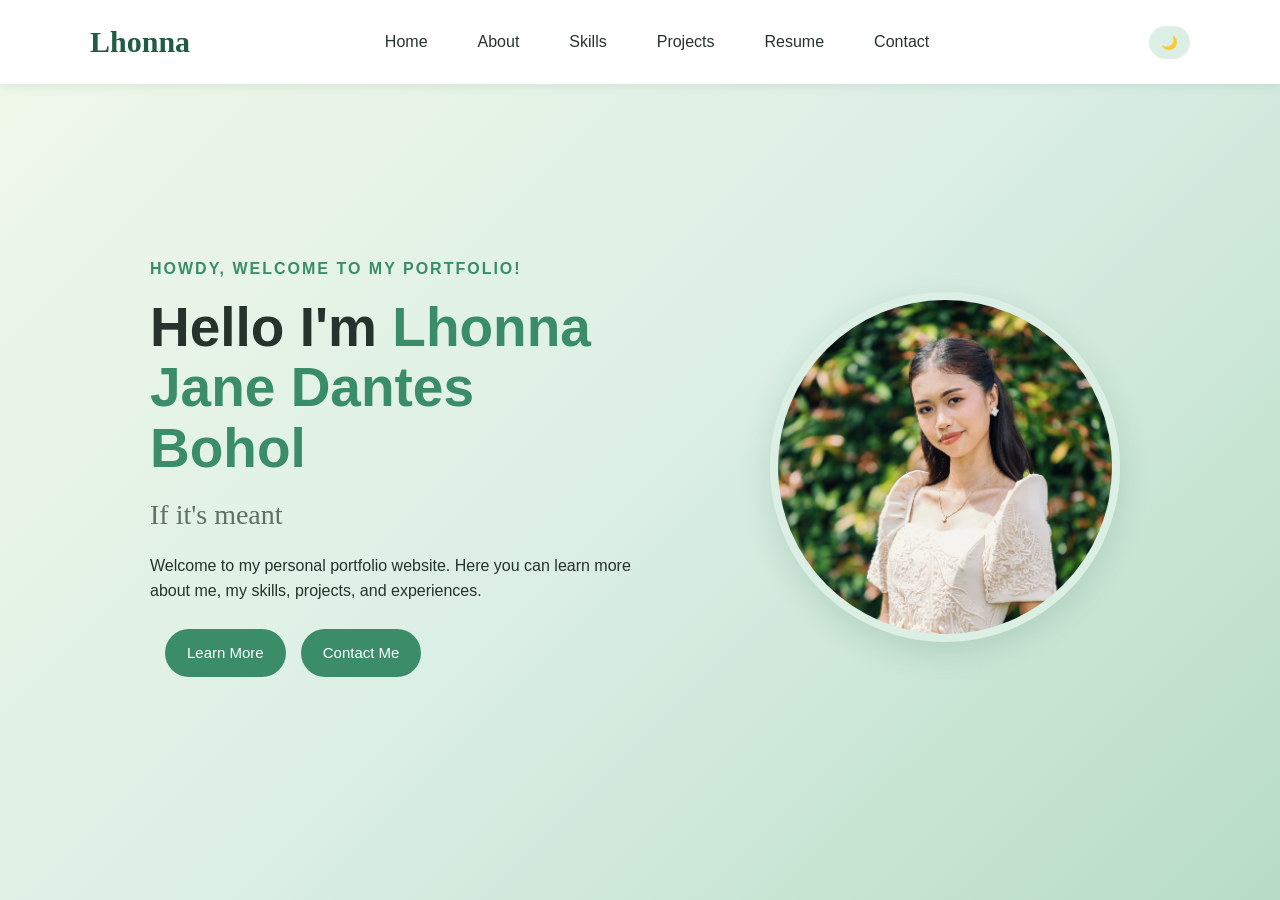
<file: index.html>
<!DOCTYPE html>
<html lang="en">
<head>
	<meta charset="UTF-8">
	<meta name="viewport" content="width=device-width, initial-scale=1.0">
	<title>Lhonna's Personal Portfolio</title>
	<link rel="stylesheet" href="style.css">
</head>
<body>
	<header>
		<nav class="navbar">
			<a href="index.html" class="logo">Lhonna</a>
			<button class="menu-btn" id="menuBtn" aria-label="Open Navigation">☰</button>
			<ul class="nav-links" id="navLinks">
				<li><a href="index.html">Home<a/></li>
				<li><a href="about.html">About<a/></li>
				<li><a href="skills.html">Skills<a/></li>
				<li><a href="projects.html">Projects<a/></li>
				<li><a href="resume.html">Resume<a/></li>
				<li><a href="contact.html">Contact<a/></li>
			</ul>
			<button id="themeBtn" class="theme-btn">🌙</button>
		</nav>
	</header>
	<main> 
		<section class="hero">

		<div class="hero-text">
			<p class="small-title">HOWDY, WELCOME TO MY PORTFOLIO!</p>

			<h1>  Hello I'm
				<span>Lhonna Jane Dantes Bohol</span>
			</h1>

			<h2 id="typingText"></h2>
			<p>
				Welcome to my personal portfolio website. Here you can learn more about me, my skills, projects, and experiences.
			</p>
		    <div class="hero-buttons">
			   <a href="about.html" class="btn">Learn More</a>
			   <a href="contact.html" class="btn">Contact Me</a>
		    </div>
		</div>

		<div class="hero-image">
			<img src="profile.jpg.webp" alt="Profile Photo">
		</div>
	</section>

</main>
<script src="script.js"></script>
</body>
</html>
</file>
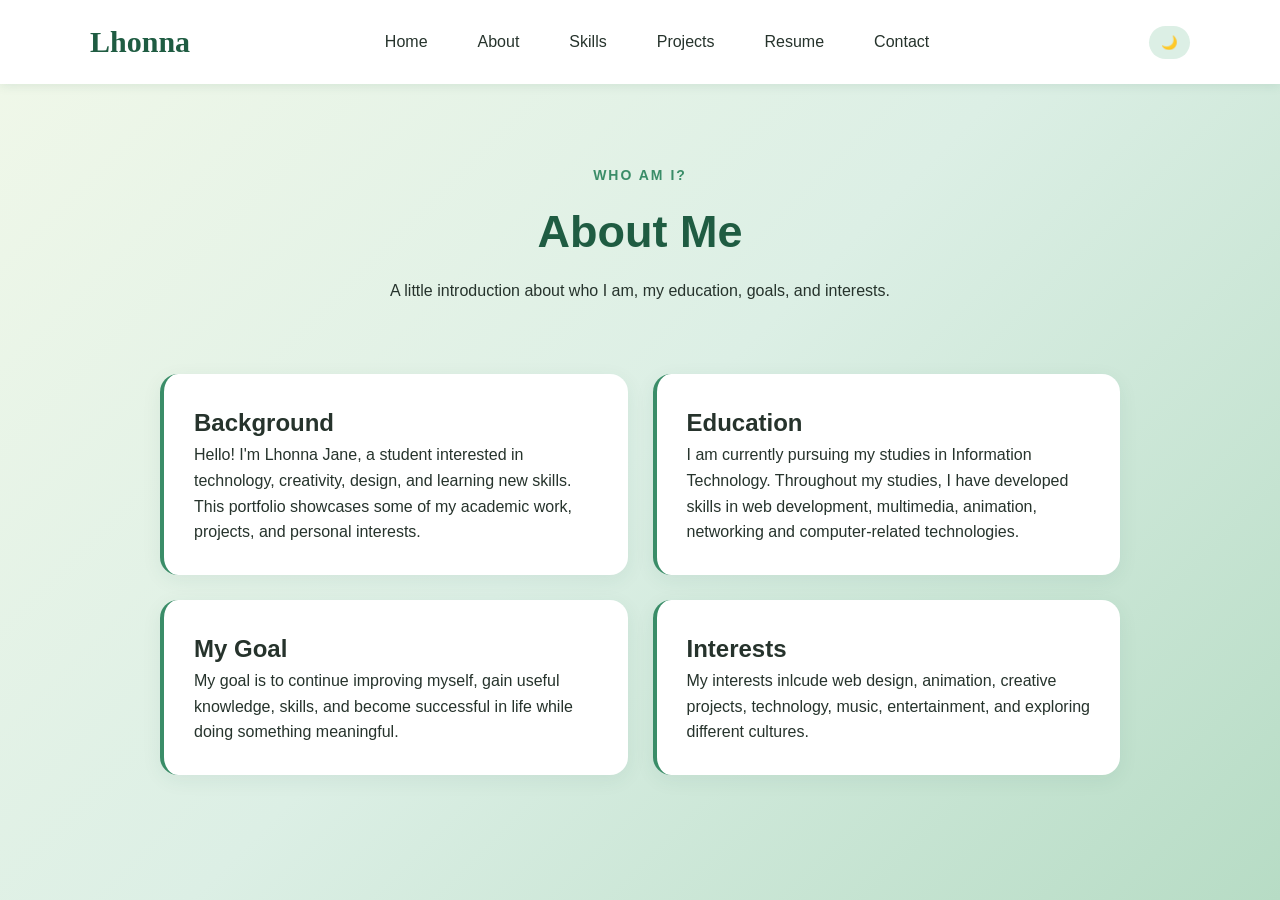
<file: about.html>
<!DOCTYPE html>
<html lang="en">
<head>
	<meta charset="UTF-8">
	<meta name="viewport" content="width=device-width, initial-scale=1.0">
	<title>About Me</title>
	<link rel="stylesheet"href="style.css">
</head>
<body>
	<header>
		<nav class="navbar">
			<a href="index.html" class="logo">Lhonna</a>
			<button class="menu-btn" id="menuBtn">☰</button>
			<ul class="nav-links" id="navLinks">
				<li><a href="index.html">Home<a/></li>
				<li><a href="about.html">About<a/></li>
				<li><a href="skills.html">Skills<a/></li>
				<li><a href="projects.html">Projects<a/></li>
				<li><a href="resume.html">Resume<a/></li>
				<li><a href="contact.html">Contact<a/></li>
			</ul>
			<button id="themeBtn" class="theme-btn">🌙</button>
		</nav>
	</header>
	<main>
	<section class="page-header">
		<p>WHO AM I?</p>
		<h1>About Me</h1>
		<p>
			A little introduction about who I am, my education, goals, and interests.
		</p>
	</section>

	<section class="content-section">
		<div class="about-card">
			<h2>Background</h2>
			<p>Hello! I'm Lhonna Jane, a student interested in technology, creativity, design, and learning new skills. This portfolio showcases some of my academic work, projects, and personal interests.</p>
		</div>
		<div class="about-card">
			<h2>Education</h2>
			<p>I am  currently pursuing my studies in Information Technology. Throughout my studies, I have developed skills in web development, multimedia, animation, networking and computer-related technologies.</p>
		</div>
		<div class="about-card">
			<h2>My Goal</h2>
			<p>My goal is to continue improving myself, gain useful knowledge, skills, and become successful in life while doing something meaningful.</p>
		</div>
		<div class="about-card">
			<h2>Interests</h2>
			<p>My interests inlcude web design, animation, creative projects, technology, music, entertainment, and exploring different cultures.</p>
		</div>
	</section>
</main>
<script src="script.js"></script>
</body>
</html>
</file>
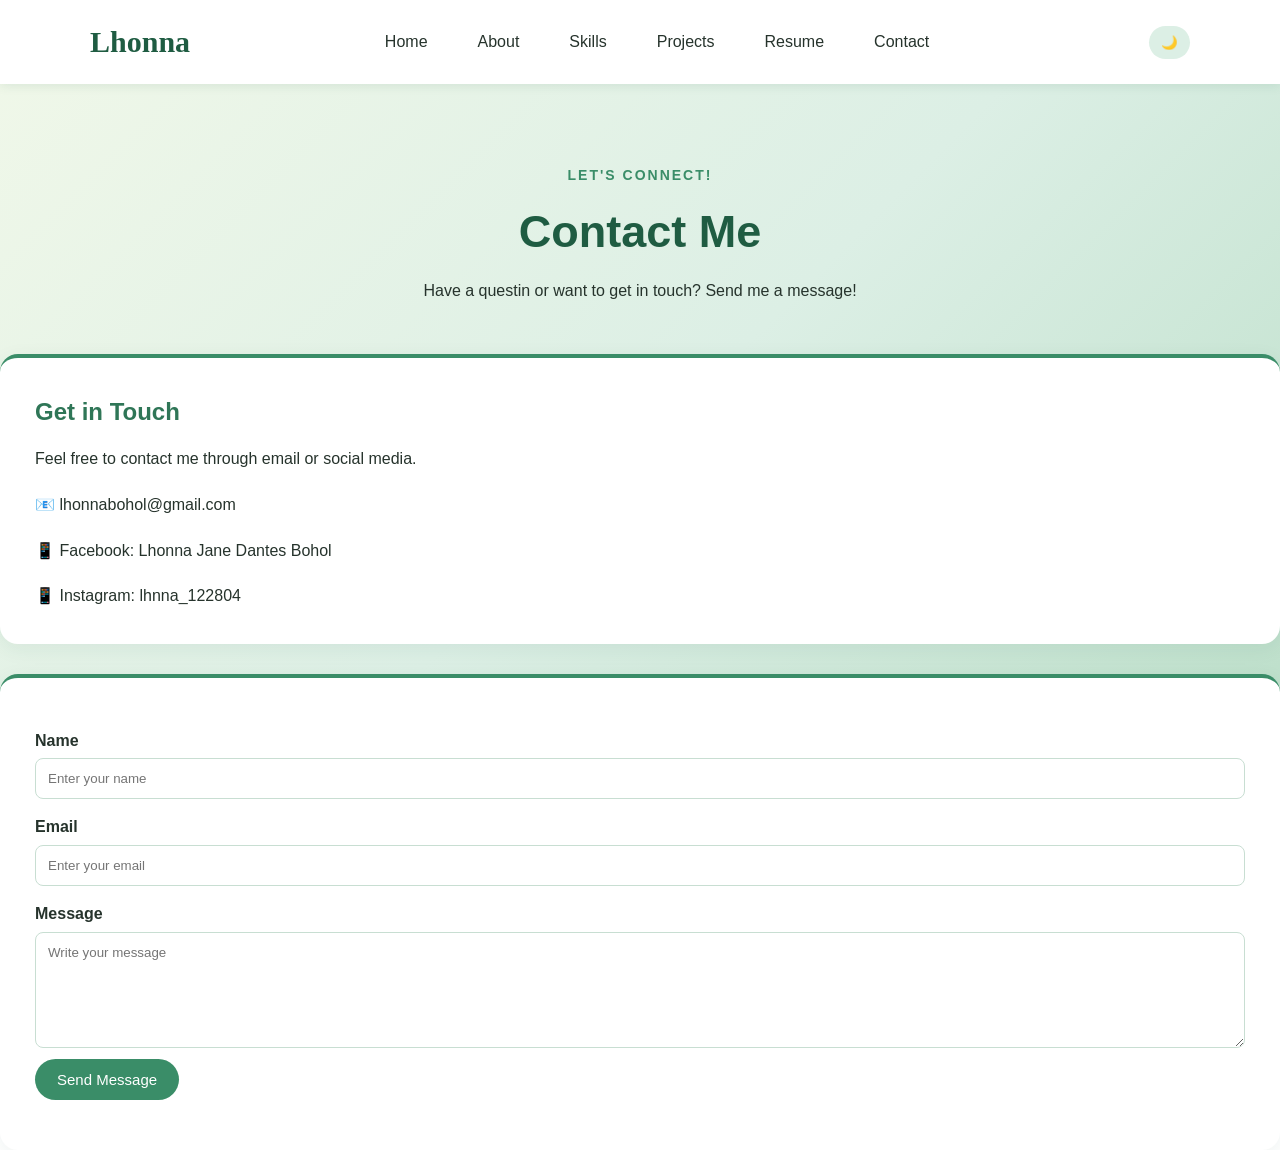
<file: contact.html>
<!DOCTYPE html>
<html lang="en">
<head>
	<meta charset="UTF-8">
	<meta name="viewport" content="width=device-width, initial-scale=1.0">
	<title>Contact Me</title>
	<link rel="stylesheet" href="style.css">
</head>
<body>
	<header>
		<nav class="navbar">
			<a href="index.html" class="logo">Lhonna</a>
			<button class="menu-btn" id="menuBtn">☰</button>
			<ul class="nav-links" id="navLinks">
				<li><a href="index.html">Home<a/></li>
				<li><a href="about.html">About<a/></li>
				<li><a href="skills.html">Skills<a/></li>
				<li><a href="projects.html">Projects<a/></li>
				<li><a href="resume.html">Resume<a/></li>
				<li><a href="contact.html">Contact<a/></li>
			</ul>
			<button id="themeBtn" class="theme-btn">🌙</button>
		</nav>
	</header>
	<main>
	<section class="page-header">
		<p>LET'S CONNECT!</p>
		<h1>Contact Me</h1>
		<p>Have a questin or want to get in touch? Send me a message!</p>
	</section>
	<section class="contact-sectiom">
		<div class="contact-info">
			<h2>Get in Touch</h2>
			<p> Feel free to contact me through email or
            social media.</p>
            <div class="contact-detail">
            	 📧
            	 <span>lhonnabohol@gmail.com</span>
            </div>
            <div class="contact-detail">
            	📱
            	<span>Facebook: Lhonna Jane Dantes Bohol</span>
            </div>
            <div class="contact-detail">
            	📱
            	<span>Instagram: lhnna_122804</span>
            </div>
		</div>
		<form id="contactForm" class="contact-form">
			<label for="name">Name</label>
			<input type="text" id="name" name="name" placeholder="Enter your name">

			<small id="nameError"></small>

			<label for="email">Email</label>

			<input type="email" id="email" name="email" placeholder="Enter your email">

			<small id="emailError"></small>

			<label for="message">Message</label>

			<textarea id="message" name="message" rows="6" placeholder="Write your message"></textarea>
			<small id="messageError"></small>
			<button type="submit" class="btn">Send Message</button>

			<p id="formMessage"></p>
		</form>
	</section>
	</main>
	<script src="script.js"></script>
</body>
</html>
</file>
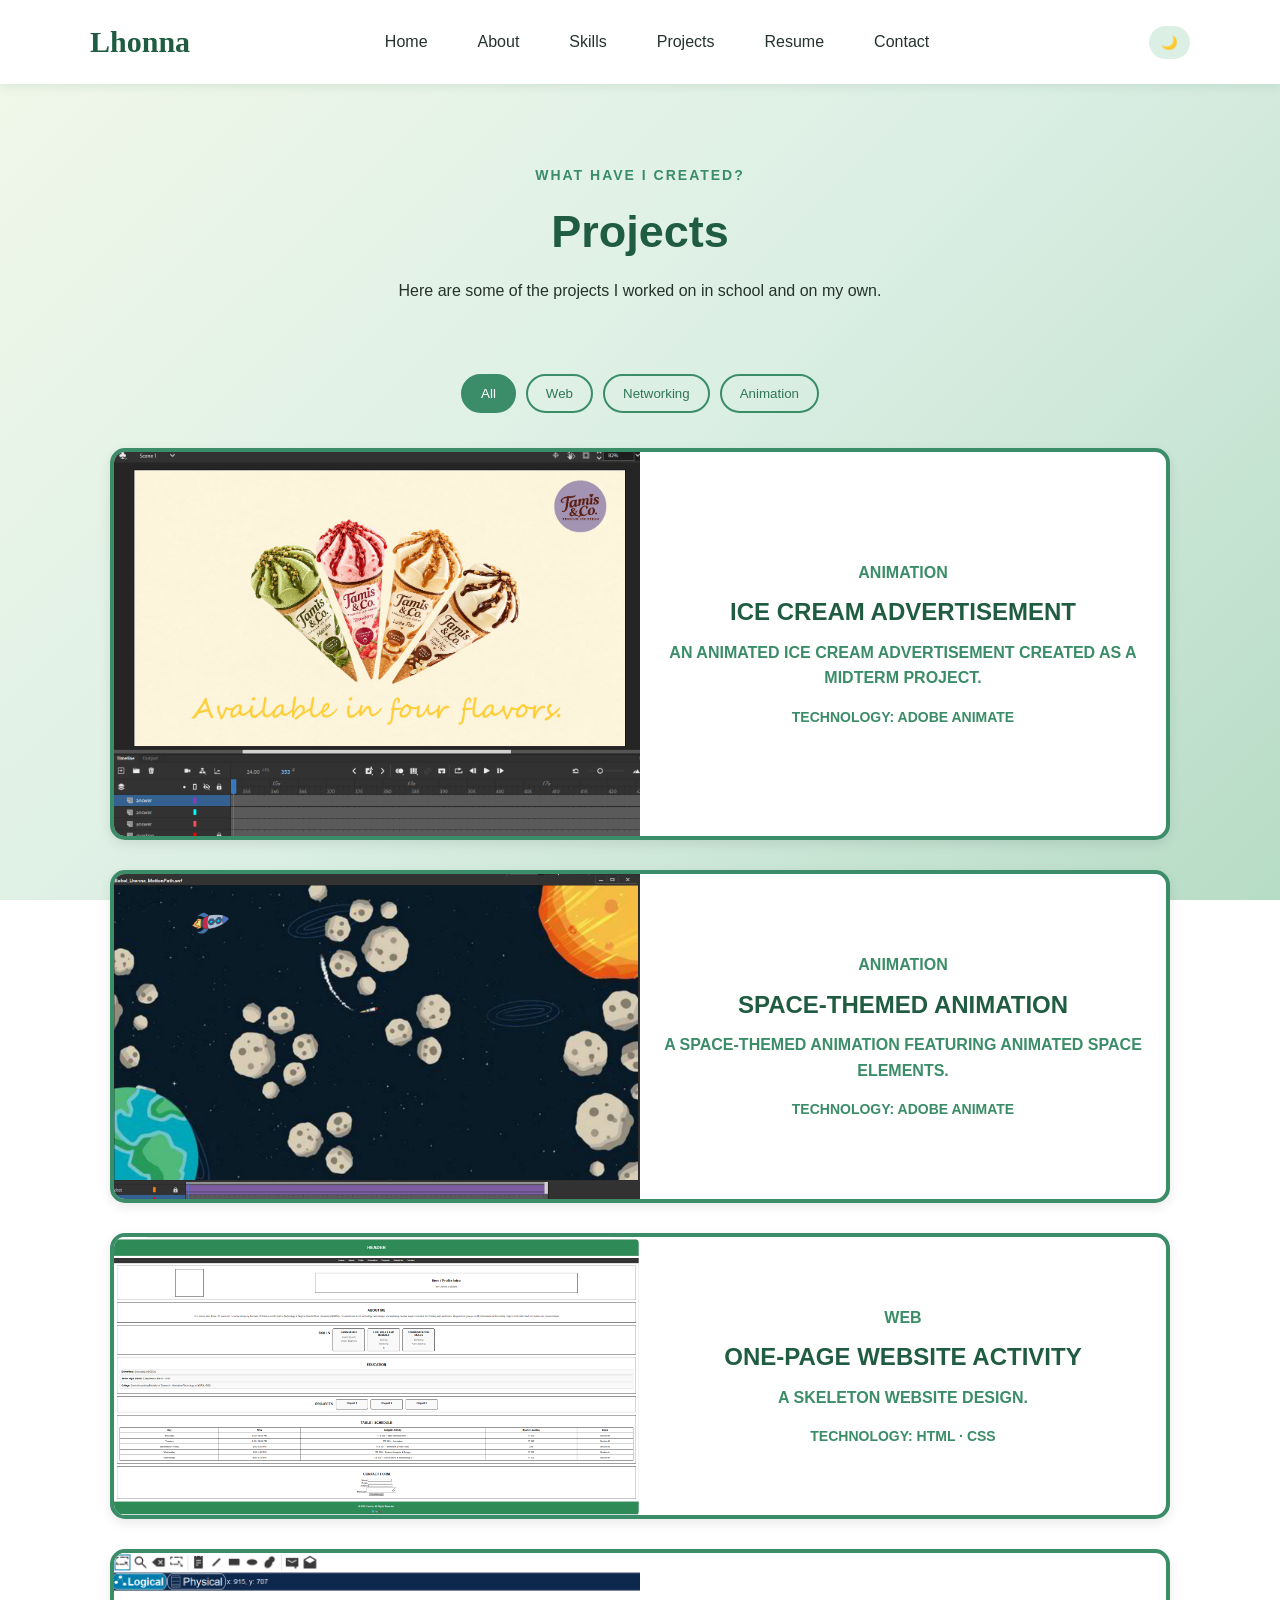
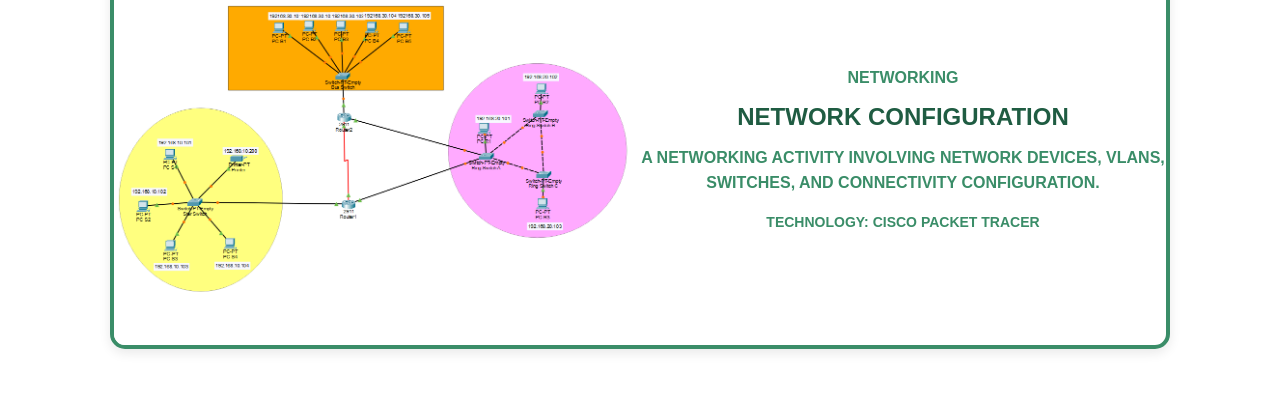
<file: projects.html>
<!DOCTYPE html>
<html lang="en">
<head>
	<meta charset="UTF-8">
	<meta name="viewport" content="width=device-width, initial-scale=1.0">
	<title>My Projects</title>
	<link rel="stylesheet" href="style.css">
</head>
<body>
	<header>
		<nav class="navbar">
			<a href="index.html" class="logo">Lhonna</a>
			<button class="menu-btn" id="menuBtn">☰</button>
			<ul class="nav-links" id="navLinks">
				<li><a href="index.html">Home<a/></li>
				<li><a href="about.html">About<a/></li>
				<li><a href="skills.html">Skills<a/></li>
				<li><a href="projects.html">Projects<a/></li>
				<li><a href="resume.html">Resume<a/></li>
				<li><a href="contact.html">Contact<a/></li>
			</ul>
			<button id="themeBtn" class="theme-btn">🌙</button>
		</nav>
	</header>
	<main>
	<section class="page-header">
		<p>WHAT HAVE I CREATED?</p>
		<h1>Projects</h1>
		<p>Here are some of the projects I worked on in school and on my own.</p>
	</section>
	<section class="project-section">
		<div class="filter-buttons">
			<button class="filter-btn active" data-filter="all">All</button>
			<button class="filter-btn" data-filter="web">Web</button>
			<button class="filter-btn" data-filter="networking">Networking</button>
			<button class="filter-btn" data-filter="animation">Animation</button>
		</div>
		<div class="project-grid">
			<article class="project-card" data-category="animation">
				<img src="icecream1.png" alt="Animation Project">
				<div class="project-content">
					<span>Animation</span>
					<h2>Ice Cream Advertisement</h2>
					<p>An animated ice cream advertisement created as a Midterm Project.</p>
					<p class="technology">
						<strong>Technology:</strong>
						Adobe Animate
					</p>
				</div>
			</article>
			<article class="project-card" data-category="animation">
				<img src="project2.png" alt="Space-themed animation">
				<div class="project-content">
					<span>Animation</span>
					<h2>Space-themed Animation</h2>
					<p>A space-themed animation featuring animated space elements.</p>
					<p class="technology">
						<strong>Technology:</strong>
						Adobe Animate
					</p>
				</div>
			</article>
			<article class="project-card" data-category="web">
				<img src="project3.png" alt="Personal Website">
				<div class="project-content">
					<span>Web</span>
					<h2>One-Page Website Activity</h2>
					<p>A skeleton website  design.</p>
                    <p class="technology">
                    	<strong>Technology:</strong>
                    	HTML · CSS
                    </p>
				</div>
			</article>
			<article class="project-card" data-category="networking">
				<img src="project4.png" alt="Networking Project">
				<div class="project-content">
					<span>Networking</span>
					<h2>Network Configuration</h2>
					<p> A networking activity involving network
                    devices, VLANs, switches, and connectivity
                    configuration.</p>
                    <p class="technology">
                    	<strong>Technology:</strong>
                    	Cisco Packet Tracer
                    </p>
				</div>
			</article>
		</div>
	</section>
	
	</main>
	<script src="script.js"></script>
</body>
</html>
</file>
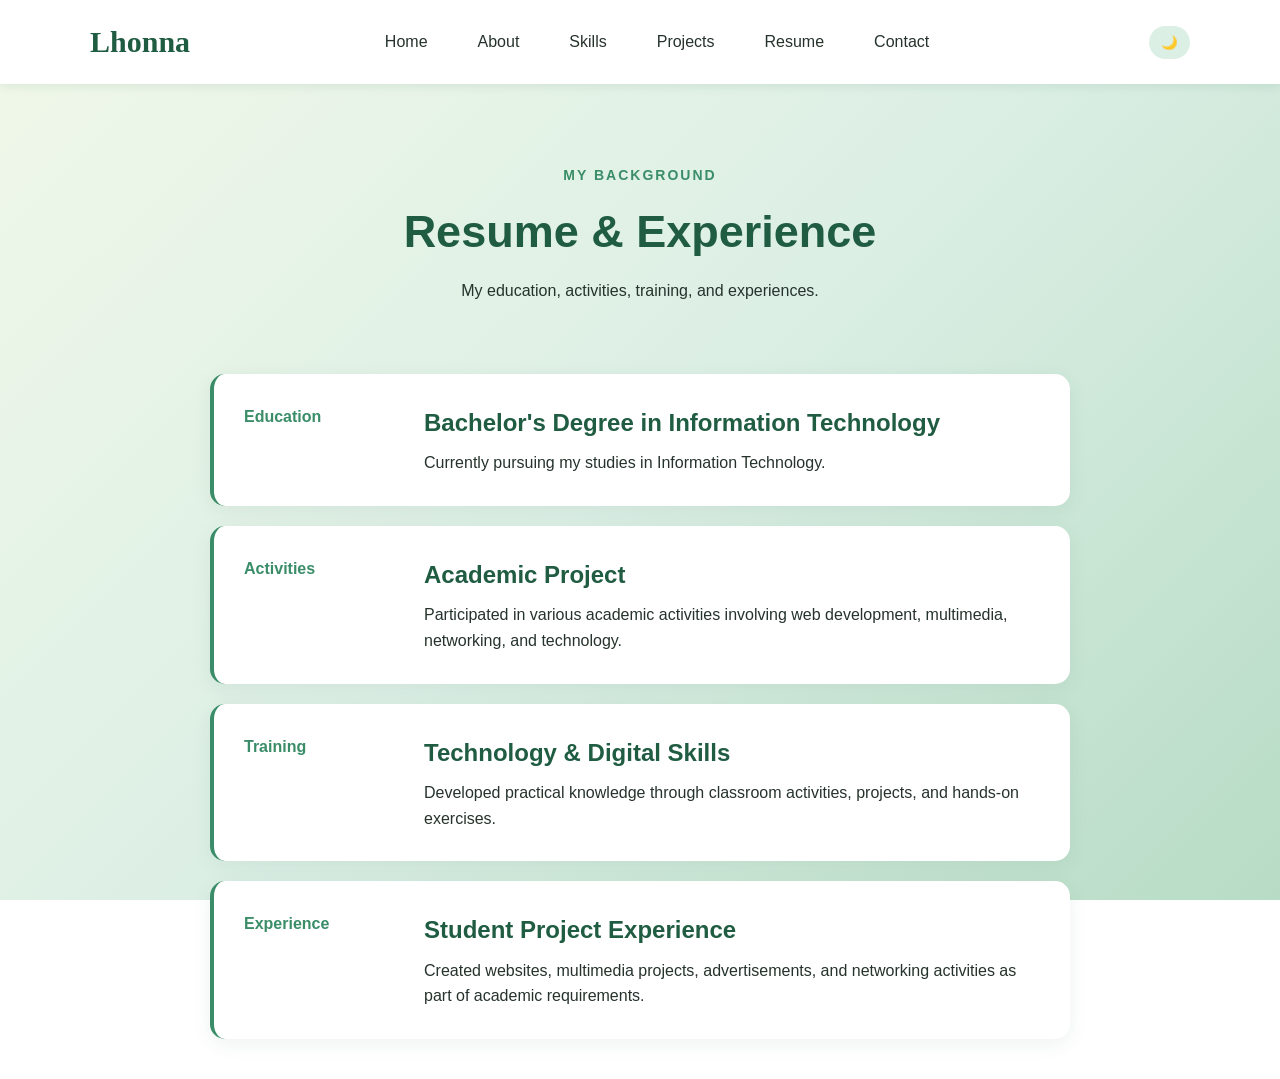
<file: resume.html>
<!DOCTYPE html>
<html lang="en">
<head>
	<meta charset="UTF-8">
	<meta name="viewport" content="width=device-width, initial-scale=1.0">
	<title>Resume & Experience</title>
	<link rel="stylesheet" href="style.css">
</head>
<body>
	<header>
		<nav class="navbar">
			<a href="index.html" class="logo">Lhonna</a>
			<button class="menu-btn" id="menuBtn">☰</button>
			<ul class="nav-links" id="navLinks">
				<li><a href="index.html">Home<a/></li>
				<li><a href="about.html">About<a/></li>
				<li><a href="skills.html">Skills<a/></li>
				<li><a href="projects.html">Projects<a/></li>
				<li><a href="resume.html">Resume<a/></li>
				<li><a href="contact.html">Contact<a/></li>
			</ul>
			<button id="themeBtn" class="theme-btn">🌙</button>
		</nav>
	</header>
		<main>
		<section class="page-header">
			<p>MY BACKGROUND</p>
			<h1>Resume & Experience</h1>
			<p>My education, activities, training, and experiences.</p>
		</section>
		<section class="resume-section">
			<div class="resume-item">
				<div class="resume-date">
					Education
				</div>
				<div class="resume-content">
					<h2>Bachelor's Degree in Information Technology</h2>
					<p>Currently pursuing my studies in Information Technology.</p>
				</div>
			</div>
			<div class="resume-item">
				<div class="resume-date">
					Activities
				</div>
				<div class="resume-content">
					<h2>Academic Project</h2>
					<p>Participated in various academic activities
                involving web development, multimedia,
                networking, and technology.</p>
				</div>
			</div>
			<div class="resume-item">
				<div class="resume-date">
					Training
				</div>
				<div class="resume-content">
					<h2>Technology & Digital Skills</h2>
					<p>Developed practical knowledge through
                classroom activities, projects, and hands-on
                exercises.</p>
				</div>
			</div>
			<div class="resume-item">
				<div class="resume-date">
					Experience
				</div>
				<div class="resume-content">
					<h2>Student Project Experience</h2>
					<p>Created websites, multimedia projects,
                advertisements, and networking activities
                as part of academic requirements.</p>
				</div>
			</div>
		</section>
		</main>
		<script src="script.js"></script>
</body>
</html>
</file>
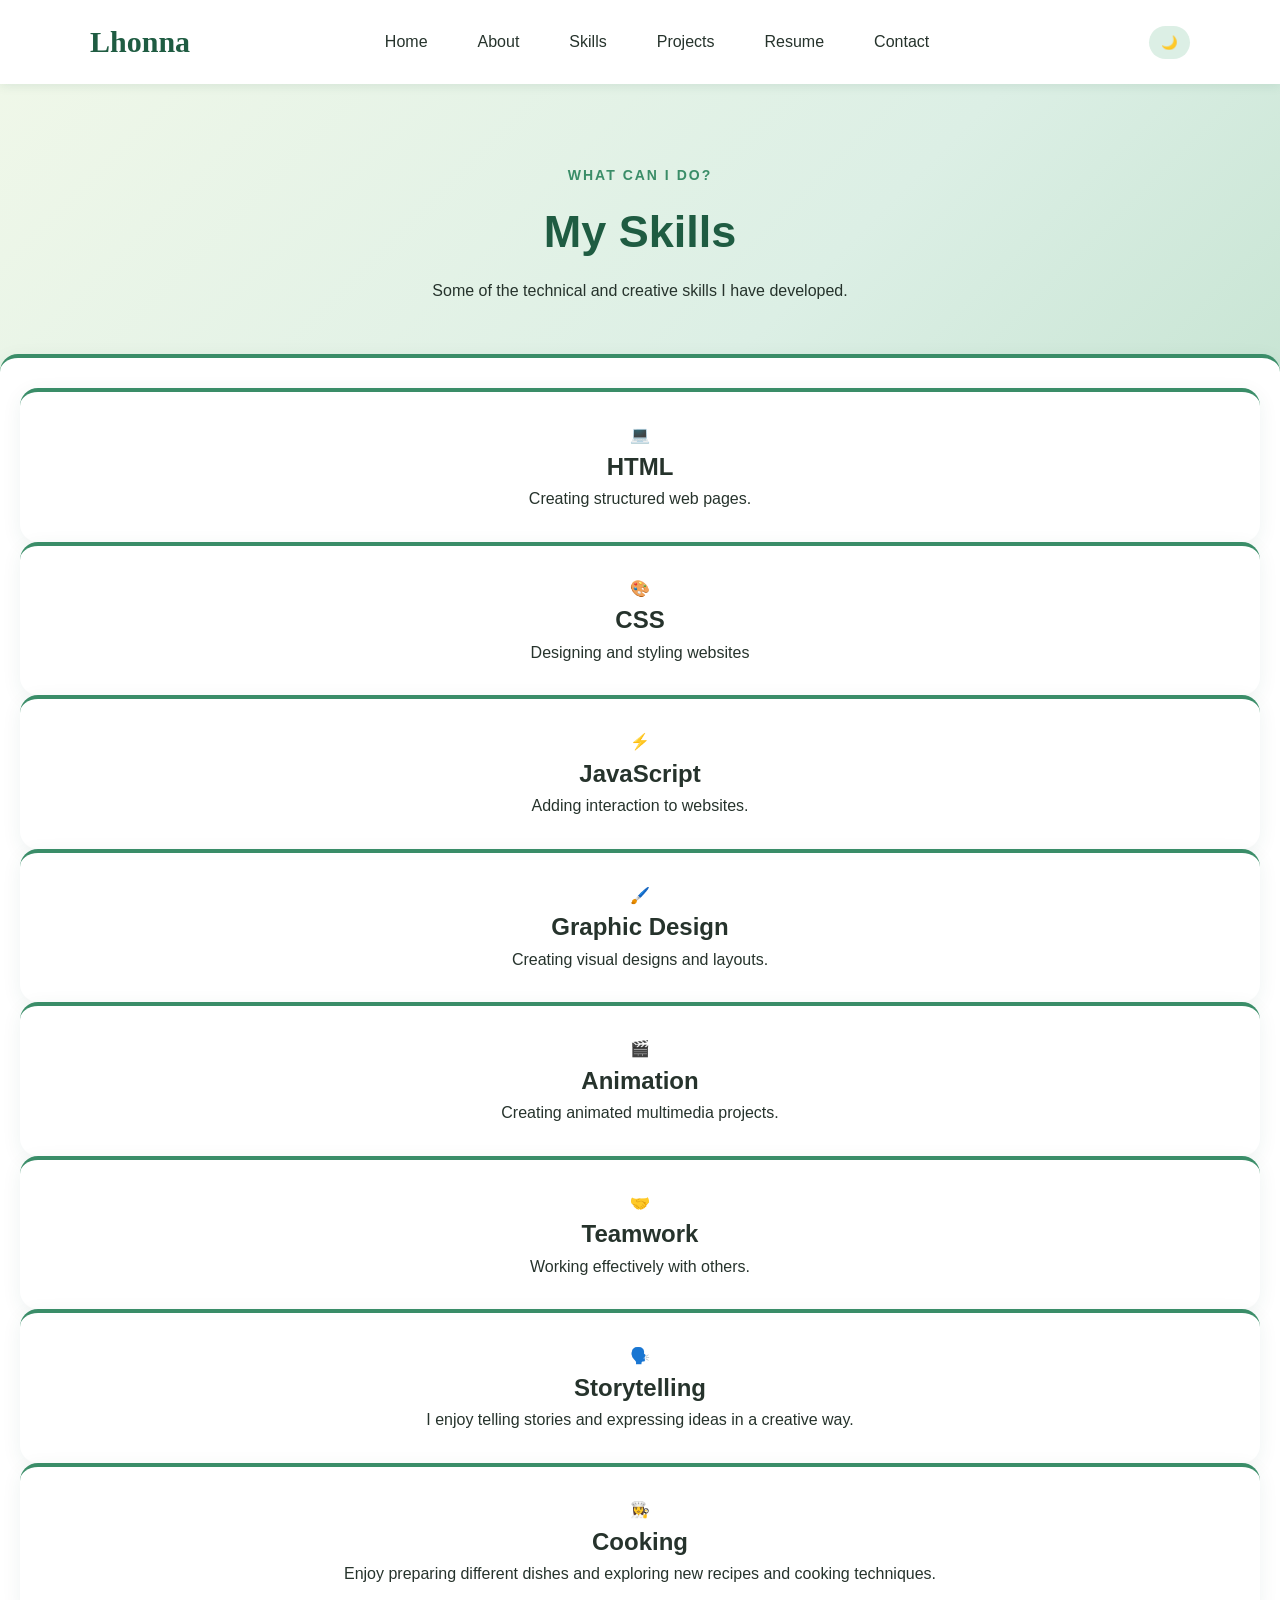
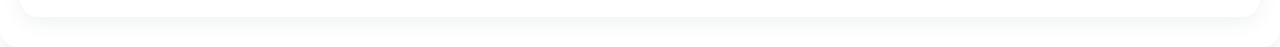
<file: skills.html>
<!DOCTYPE html>
<html lang="en">
<head>
	<meta charset="UTF-8">
	<meta name="viewport" content="width=device-width, initial-scale=1.0">
	<title>My Skills</title>
	<link rel="stylesheet" href="style.css">
</head>
<body>
	<header>
		<nav class="navbar">
			<a href="index.html" class="logo">Lhonna</a>
			<button class="menu-btn" id="menuBtn">☰</button>
			<ul class="nav-links" id="navLinks">
                <li><a href="index.html">Home<a/></li>
				<li><a href="about.html">About<a/></li>
				<li><a href="skills.html">Skills<a/></li>
				<li><a href="projects.html">Projects<a/></li>
				<li><a href="resume.html">Resume<a/></li>
				<li><a href="contact.html">Contact<a/></li>
			</ul>
			<button id="themeBtn" class="theme-btn">🌙</button>
		</nav>
	</header>
	<main>
		<section class="page-header">
			<p>WHAT CAN I DO? </p>
			<h1>My Skills</h1>
			<p>Some of the technical and creative skills I have developed.</p>
		</section>
		<section class="skill-card">
			<div class="skill-card">
				<div class="skill-icon">💻</div>
				<h2>HTML</h2>
				<p>Creating structured web pages.</p>
			</div>
			<div class="skill-card">
				<div class="skill-icon">🎨</div>
				<h2>CSS</h2>
				<p>Designing and styling websites</p>
			</div>
			<div class="skill-card">
				<div class="skill-icon">⚡</div>
				<h2>JavaScript</h2>
				<p>Adding interaction to websites.</p>
			</div>
			<div class="skill-card">
			    <div class="skill-icon">🖌️</div>
				<h2>Graphic Design</h2>
				<p>Creating visual designs and layouts.</p>
			</div>
		    <div class="skill-card">
			    <div class="skill-icon">🎬</div>
			    <h2>Animation</h2>
			    <p>Creating animated multimedia projects.</p>
			</div>
		    <div class="skill-card">
			    <div class="skill-icon">🤝</div>
			    <h2>Teamwork</h2>
			    <p>Working effectively with others.</p>
			</div>
			<div class="skill-card">
				<div class="skill-icon">🗣️</div>
				<h2>Storytelling</h2>
				<p>I enjoy telling stories and expressing ideas in a creative way.</p>
			</div>
			<div class="skill-card">
				<div class="skill-icon">👩‍🍳</div>
				<h2>Cooking</h2>
				<p>Enjoy preparing different dishes and exploring new recipes and cooking techniques.</p>
			</div>
		</section>

</main>
<script src="script.js"></script>
</body>
</html>
</file>
<file: style.css>
*{
	margin: 0;
	padding: 0;
	box-sizing: border-box;
}
html {
	scroll-behavior: smooth;
}

body {
    font-family: Arial, sans-serif;
    background: linear-gradient(135deg,#F1F8E9,#DCEFE5,#B7DCC5);
    background-attachment: fixed;
    color: #26332C;
    line-height: 1.6;
    min-height: 100vh;
    transition: background 0.4s ease, color 0.4s ease;
}
a {
	text-decoration: none;
}

img {
	max-width: 100%;
	display: block;
}

header {
	background:#FFFFFF;
	position:sticky;
	top:0;
	z-index:1000;
	box-shadow:0 2px 10px rgba(31, 92, 66, 0.10);
}

.navbar {
	max-width: 1150px;
	margin: auto;
	padding: 18px 25px;
	display: flex;
	align-items: center;
	justify-content: space-between;
}

.logo {
	font-family: "Brush Script MT", "Seogeo Script", cursive;
	font-size: 30px;
	font-weight: bold;
	color:#1F5C42;
}

.nav-links {
	list-style: none;
	display: flex;
	gap: 25px;
}

.nav-links a {
	color:#26332C;
	font-weight: 500;
	transition: 0.3s;
}

.nav-links a:hover {
	color:#3A8D68 ;
}

.menu-btn {
	display: none;
	border: none;
	background: none;
	font-size: 25px;
	color:#1F5C42 ;
	cursor: pointer;
}

.theme-btn {
	border: none;
	background:#DCEFE5 ;
	padding: 9px 12px;
	border-radius: 20px;
	cursor: pointer;
}

.hero {max-width: 1150px;
	margin: auto;
	min-height: 85vh;
	padding: 70px 25px;
	display: flex;
	align-items: center;
	justify-content: space-between;
	gap: 60px;
}

.hero-text {
	flex: 1;
}

.small-title {
	color: #3A8D68;
	font-weight: bold;
	letter-spacing: 2px;
}

.hero h1 {
	font-size: 55px;
	line-height: 1.1;
	margin: 15px 0;
}

.hero h1 span {
	color:#3A8D68 ;
}

.hero h2 {
	color: #617067;
	margin-bottom: 15px;
	font-family: "Brush Script MT", "Seoge Script", cursive;
	font-size: 28px;
	font-weight: normal;
}

.hero-text > p:not(.small-title){
	max-width: 550px;
}

.hero-image {
	flex: 1;
	display: flex;
	justify-content: center;
}

.hero-image img {
	width: 350px;
	height: 350px;
	object-fit: cover;
	border-radius: 50%;
	border: 8px solid #DCEFE5;
	box-shadow: 0 10px 30px rgba(31, 92, 66, 0.15);
}

.hero-buttons {
	display: flex;
    gap: 15px;
    margin-top: 25px;
}

.btn  {
	display: inline-block;
    padding: 12px 22px;
    border: none;
    border-radius: 25px;
    background: #3A8D68;
    color: white;
    cursor: pointer;
    font-size: 15px;
    transition: 0.3s;
}

.btn:hover {
	background: #1F5C42;
    transform: translateY(-2px);
}

.secondary-btn {
	background: transparent;
    color: #2F7657;
    border: 2px solid #3A8D68;
}

.secondary-btn:hover {
	background: #3A8D68;
    color: white;
}

.page-header {
	text-align: center;
    padding: 80px 20px 50px;
}

.page-header p:first-child {
	color: #3A8D68;
    font-size: 14px;
    font-weight: bold;
    letter-spacing: 2px;
}

.page-header h1 {
	font-size: 45px;
    margin: 10px 0;
    color: #1F5C42;
}

.content-section {
	max-width: 1000px;
    margin: auto;
    padding: 20px;
    display: grid;
    grid-template-columns: repeat(2, 1fr);
    gap: 25px;
}

.about-card {
	background: white;
    padding: 30px;
    border-radius: 18px;
    border-left: 4px solid #3A8D68;
    box-shadow: 0 5px 20px rgba(31, 92, 66, 0.07);
    transition: 0.3s;
}

.about-card:hover {
	transform: translateY(-5px);
}

.skills-container {
	max-width: 1100px;
    margin: auto;
    padding: 20px;
    display: grid;
    grid-template-columns: repeat(4, 1fr);
    gap: 20px;
}

.skill-card {
	background: white;
    padding: 30px 20px;
    text-align: center;
    border-radius: 18px;
    box-shadow: 0 5px 20px rgba(31, 92, 66, 0.07);
    transition: 0.3s;
    border-top: 4px solid #3A8D68;
}

.skill-card:hover {
	transform: translateY(-7px);
}

.skill-icon h2 {
	color: #2F7657;
    margin-bottom: 8px;
}

.project-section {
	max-width: 1100px;
	margin: auto;
    padding: 20px;

}

.filter-buttons {
	display: flex;
    justify-content: center;
    gap: 10px;
    margin-bottom: 35px;
    flex-wrap: wrap;
}

.filter-btn {
	padding: 10px 18px;
    border: 2px solid #3A8D68;
    background: transparent;
    color: #2F7657;
    border-radius: 20px;
    cursor: pointer;
    transition: 0.3s;
}

.filter-btn.active,
.filter-btn:hover {
	background: #3A8D68;
    color: white;
}

.project-card {
	background: white;
    border-radius: 15px;
    overflow: hidden;
    box-shadow: 0 4px 12px rgba(0, 0, 0, 0.09);
    transition: 0.3s;
    display: grid;
    grid-template-columns:1fr 1fr;
    gap: 0;
    margin-bottom: 30px;
    border: 4px solid #3A8D68;
}

.project-card:hover {
	transform: translateY(-5px);
}
.project-images img {
	width: 100%;
	height: 180px;
	object-fit: cover;
	border-radius: 10px;
}
.project-content {
	color: #3A8D68;
    font-size: 16px;
    font-weight: bold;
    text-transform: uppercase;
    display: flex;
    flex-direction: column;
    justify-content: center;
    align-items: center;
    text-align: center;
}

.project-content h2 {
	margin: 8px 0;
    color: #1F5C42;
}

.technology {
	margin-top: 15px;
    font-size: 14px;
}
.resume-section {
    max-width: 900px;
    margin: auto;
    padding: 20px;
}

.resume-item {
    display: grid;
    grid-template-columns: 150px 1fr;
    gap: 30px;
    background: white;
    padding: 30px;
    margin-bottom: 20px;
    border-radius: 15px;
    border-left: 4px solid #3A8D68;
    box-shadow: 0 5px 20px rgba(31, 92, 66, 0.07);
}

.resume-date {
    color: #3A8D68;
    font-weight: bold;
}

.resume-content h2 {
    margin-bottom: 8px;
    color: #1F5C42;
}

.contact-section {
	max-width: 1000px;
    margin: auto;
    padding: 20px;
    display: grid;
    grid-template-columns: 1fr 1fr;
    gap: 40px;
}

.contact-info {
	background: white;
    padding: 35px;
    border-radius: 18px;
    height: fit-content;
    border-top: 4px solid #3A8D68;
    box-shadow: 0 5px 20px rgba(31, 92, 66, 0.07);
    margin-bottom: 30px;
}

.contact-info h2 {
	color: #2F7657;
    margin-bottom: 15px;
}

.contact-detail {
	 margin-top: 20px;
}

.contact-form {
	background: white;
    padding: 35px;
    border-radius: 18px;
    border-top: 4px solid #3A8D68;
    box-shadow: 0 5px 20px rgba(31, 92, 66, 0.07);
}

.contact-form label {
	 display: block;
    margin-top: 15px;
    margin-bottom: 5px;
    font-weight: bold;
}

.contact-form input,
.contact-form textarea {
    width: 100%;
    padding: 12px;
    border: 1px solid #C8DED2;
    border-radius: 8px;
    font-family: inherit;
    outline: none;
    transition: 0.3s;
}

.contact-form input:focus,
.contact-form textarea:focus {
    border-color: #3A8D68;
    box-shadow: 0 0 0 3px #DCEFE5;
}

.contact-form small {
    display: block;
    color: #c94c4c;
    margin-top: 4px;
}

#formMessage {
    margin-top: 15px;
    font-weight: bold;
}
body.dark-mode {
    background: #18231D;
    color: #E8F1EB;
}

body.dark-mode header {
    background: #202C25;
}

body.dark-mode .logo {
    color: #8BC9A8;
}

body.dark-mode .nav-links a {
    color: #E8F1EB;
}

body.dark-mode .nav-links a:hover {
    color: #8BC9A8;
}

body.dark-mode .hero h2 {
    color: #B8C8BE;
}
body.dark-mode .page-header h1 {
    color: #8BC9A8;
}

body.dark-mode .about-card,
body.dark-mode .skill-card,
body.dark-mode .project-card,
body.dark-mode .resume-item,
body.dark-mode .contact-info,
body.dark-mode .contact-form {
    background: #243128;
}

body.dark-mode .about-card h2,
body.dark-mode .skill-card h2,
body.dark-mode .contact-info h2 {
    color: #8BC9A8;
}
body.dark-mode .project-content h2,
body.dark-mode .resume-content h2 {
    color: #8BC9A8;
}

body.dark-mode input,
body.dark-mode textarea {
    background: #18231D;
    color: white;
    border-color: #52665A;
}

body.dark-mode .nav-links {
    background: #202C25;
}
@media (max-width: 900px) {
	.skills-container{
		grid-template-columns: repeat(2, 1fr);
	}
}

@media (max-width: 768px) {
	.project-card{
		grid-template-columns: 1fr;
	}
	.project-images img {
		width: 100%;
		height: 220px;
		object-fit: cover;
	}
	.project-content {
		padding: 25px 20px;
	}
	.project-content h2 {
		font-size: 25px;
	}
	.menu-btn {
		display: block;
	}
	.nav-links {
		position: absolute;
		top: 70px;
		left: 0;
		width: 100%;
		background: white;
		flex-direction: column;
		text-align: center;
		padding: 20px;
		display: none;
	}

	.nav-links.show {
		display: flex;
	}
	.hero {
		flex-direction: column-reverse;
		text-align: center;
		padding-top: 50px;
	}
	.hero-buttons {
		justify-content: center;
	}
	.hero h1 {
		font-size: 42px;
	}
	.content-section{
		grid-template-columns: 1fr;
	}
	.project-grid {
		grid-template-columns: 1fr;
	}
	.contact-section {
		grid-template-columns: 1fr;
	}
}
@media (max-width: 500px) {
    .skills-container {
        grid-template-columns: 1fr;
    }
    .hero-image img {
        width: 250px;
        height: 250px;
    }
    .page-header h1 {
        font-size: 35px;
    }
    .resume-item {
        grid-template-columns: 1fr;
        gap: 10px;
    }
}
</file>
